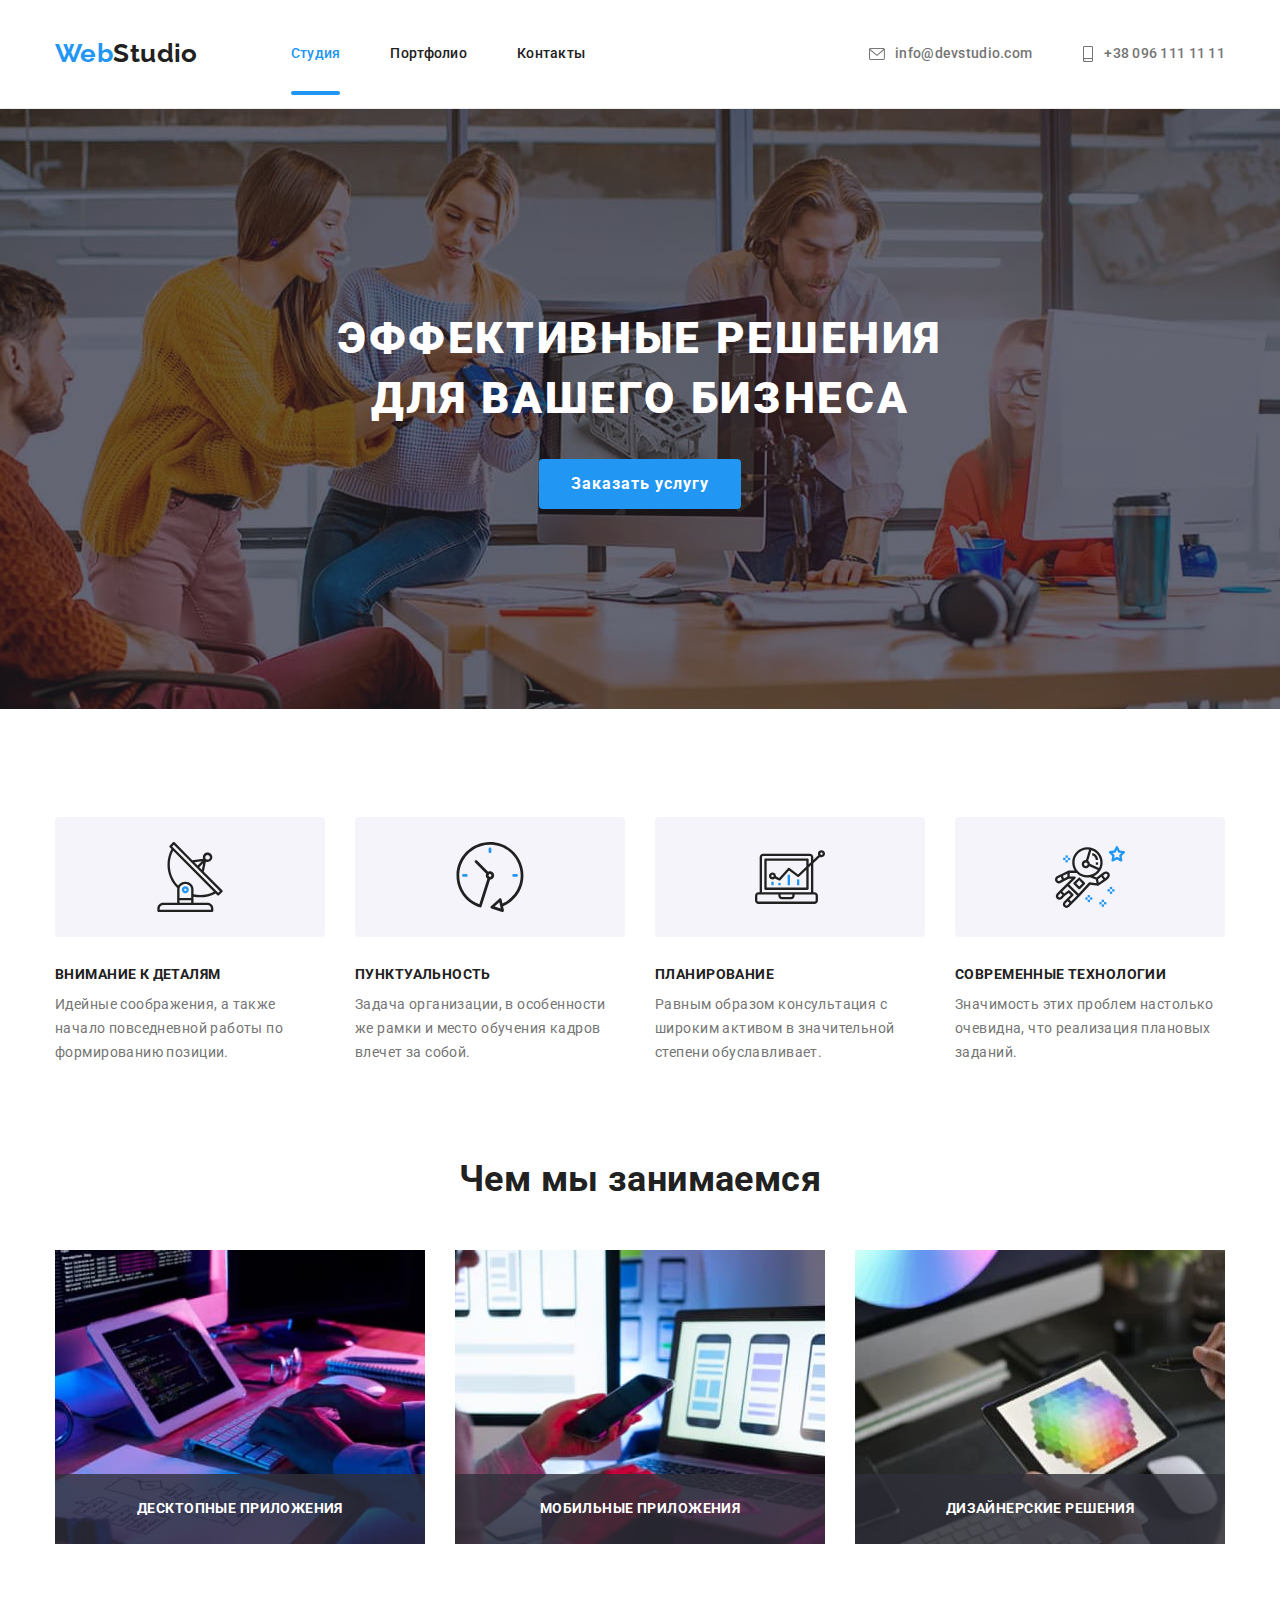
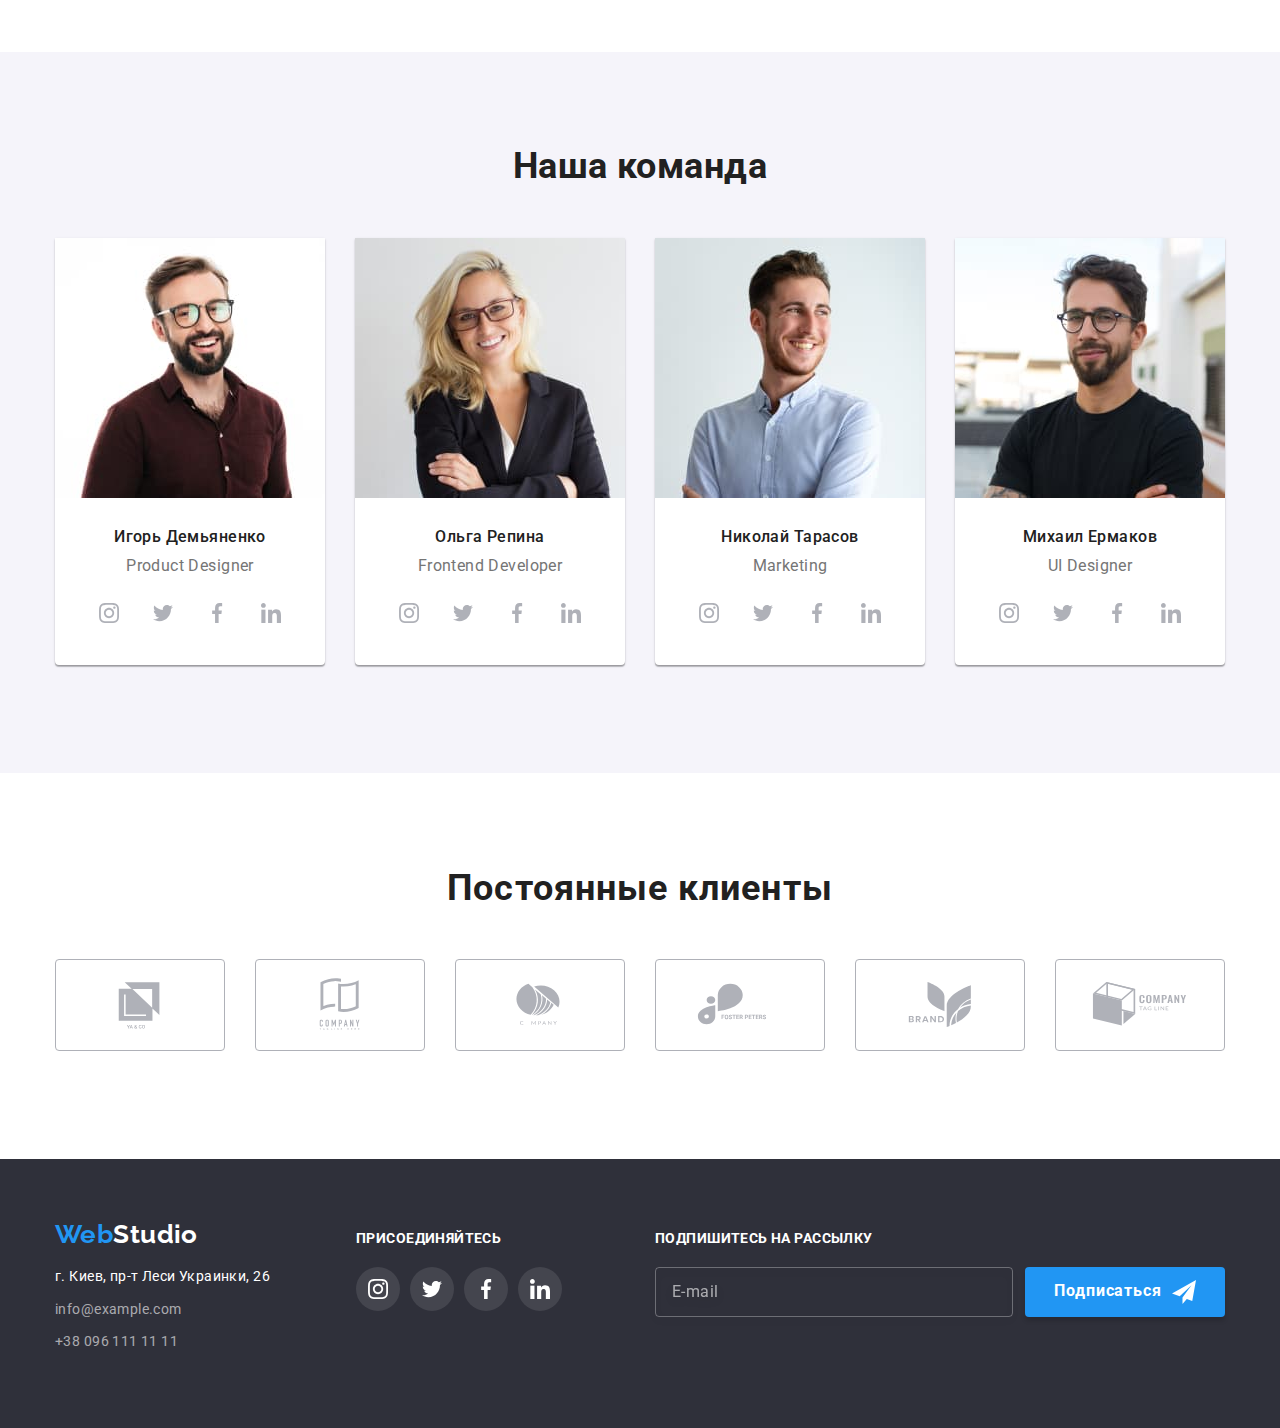
<file: index.html>
<!DOCTYPE html>
<html lang="ru">
<head>
    <meta charset="UTF-8">
    <meta http-equiv="X-UA-Compatible" content="IE=edge">
    <meta name="viewport" content="width=device-width, initial-scale=1.0">
    <title>Document</title>
    <link rel="preconnect" href="https://fonts.googleapis.com">
    <link rel="preconnect" href="https://fonts.gstatic.com" crossorigin>
    <link href="https://fonts.googleapis.com/css2?family=Raleway:wght@700&family=Roboto:wght@400;500;700;900&display=swap"
        rel="stylesheet">
    <link rel="stylesheet" href="https://cdnjs.cloudflare.com/ajax/libs/modern-normalize/1.1.0/modern-normalize.min.css">
    <link rel="stylesheet" href="./css/main.min.css">
</head>
<body>
    <!--Шапка сайта-->
    <header class="header">
        <div class="container main-nav ">
                <a href="./index.html" class="logo header-logo">
                    <span class="logo__web">Web</span>Studio
                </a>
                <nav class="header-nav">
                    <ul class="site-nav list">
                        <li class="item"><a href="" class="link current">Студия</a></li>
                        <li class="item"><a href="./portfolio.html" class="link">Портфолио</a></li>
                        <li class="item"><a href="" class="link">Контакты</a></li>
                    </ul>
                </nav>
                <ul class="call list">
                    <li class="item mail"><a class="link" href="mailto:info@devstudio.com">
                        <svg class="mail-icon">
                            <use href="./images/symbol-defs.svg#icon-mail"></use>        
                        </svg>
                        info@devstudio.com</a></li>
                    <li class="item"><a class="link" href="tel:+380961111111">
                        <svg class="tell-icon">
                            <use href="./images/symbol-defs.svg#icon-smartphone"></use>
                        </svg>
                        +38 096 111 11 11</a></li>
                </ul>      
        </div>
       
      
    </header>

    <main>
        <!-- Герой-->
        <section class="hero overlay">
            <h1 class="hero__title">Эффективные решения <br> для вашего бизнеса</h1>
            <button  type="button" class="hero__btn" data-modal-open>Заказать услугу</button>
        </section>
        <!--Преимущества-->
        <section class="section">
            <div class="container">
                <h2 class="section-title visually-hidden ">Особенности</h2>
                
                <ul class="feautere list">
                    <li class="feautere__item">
                        <div class="feautere__border">
                          <svg class="feautere__icon">
                              <use href="./images/symbol-defs.svg#icon-antenna"></use>
                          </svg>

                        </div>
                        <h3 class="feautere__title">Внимание к деталям</h3>
                        <p class="feautere__text">Идейные соображения, а также начало повседневной работы по формированию позиции.</p>
                    </li>
                    <li class="feautere__item">
                        <div class="feautere__border">
                            <svg class="feautere__icon">
                                <use href="./images/symbol-defs.svg#icon-clock"></use>
                            </svg>
                        
                        </div>
                        <h3 class="feautere__title">Пунктуальность</h3>
                        <p class="feautere__text">Задача организации, в особенности же рамки и место обучения кадров влечет за собой.</p>
                    </li>
                    <li class="feautere__item">
                        <div class="feautere__border">
                            <svg class="feautere__icon">
                                <use href="./images/symbol-defs.svg#icon-diagram"></use>
                            </svg>
                        
                        </div>
                        <h3 class="feautere__title">Планирование</h3>
                        <p class="feautere__text">Равным образом консультация с широким активом в значительной степени обуславливает.</p>
                    </li>
                    <li class="feautere__item">
                        <div class="feautere__border">
                            <svg class="feautere__icon">
                                <use href="./images/symbol-defs.svg#icon-astronaut"></use>
                            </svg>
                        
                        </div>
                        <h3 class="feautere__title">Современные технологии</h3>
                        <p class="feautere__text">Значимость этих проблем настолько очевидна, что реализация плановых заданий.</p>
                    </li>
                </ul>
            </div>
        
        
        </section>
        <!--Чем мы занимаемся-->
        <section class="section top">
           <div class="container">
                <h2 class="section-title">Чем мы занимаемся</h2>
                
                <ul class="work list">
                    <li class="work__item">
                        <div class="work__wrap">
                            <img src="./images/desktop_applications.jpg" alt="Десктопные приложения" width="370" height="294">
                            <p class="work__text">Десктопные приложения</p>
                        </div>
                    </li>
                    <li class="work__item">
                        <div class="work__wrap">
                            <img src="./images/mobile_applications.jpg" alt="Мобильные приложения" width="370" height="294">
                            <p class="work__text">Мобильные приложения</p>
                        </div>
                    </li>
                    <li class="work__item">
                        <div class="work__wrap">
                            <img src="./images/design_solutions.jpg" alt="Дизайнерские решения" width="370" height="294">
                            <p class="work__text">Дизайнерские решения</p>
                        </div>
                    </li>
                </ul>
           </div>
        
        </section>
        <!--Наша команда-->
        <section class="section bg">
           <div class="container">
                <h2 class="section-title">Наша команда</h2>
                
                <ul class="team list">
                    <li class="team__item">
                        <img  src="./images/igor_demyanenko.jpg" alt="Product Designer" width="270" height="260">
                            <div class="staff">
                                <h3 class="staff__title">Игорь Демьяненко</h3>
                                <p class="staff__text">Product Designer</p>
                                <ul class="soc list">
                                    <li class="soc__item">
                                        <a href="" class="soc__link">
                                            <svg class="soc__icon" width="20" height="20">
                                                <use href="./images/symbol-defs.svg#icon-instagram"></use>
                                            </svg>
                                        </a>
                                    </li>
                                    <li class="soc__item">
                                        <a href="" class="soc__link">
                                            <svg class="soc__icon" width="20" height="20">
                                                <use href="./images/symbol-defs.svg#icon-twitter"></use>
                                            </svg>
                                        </a>
                                    </li>
                                    <li class="soc__item">
                                        <a href="" class="soc__link">
                                            <svg class="soc__icon" width="20" height="20">
                                                <use href="./images/symbol-defs.svg#icon-facebook"></use>
                                            </svg>
                                        </a>
                                    </li>
                                    <li class="soc__item">
                                        <a href="" class="soc__link">
                                            <svg class="soc__icon" width="20" height="20">
                                                <use href="./images/symbol-defs.svg#icon-linkedin"></use>
                                            </svg>
                                        </a>
                                    </li>
                                </ul>
                            </div>
                        
                    </li>
                    <li class="team__item">
                        <img  src="./images/olga_repina.jpg" alt="Frontend Developer" width="270" height="260">
                       <div class="staff">
                            <h3 class="staff__title">Ольга Репина</h3>
                            <p class="staff__text">Frontend Developer</p>
                            <ul class="soc list">
                                <li class="soc__item">
                                    <a href="" class="soc__link">
                                        <svg class="soc__icon" width="20" height="20">
                                            <use href="./images/symbol-defs.svg#icon-instagram"></use>
                                        </svg>
                                    </a>
                                </li>
                                <li class="soc__item">
                                    <a href="" class="soc__link">
                                        <svg class="soc__icon" width="20" height="20">
                                            <use href="./images/symbol-defs.svg#icon-twitter"></use>
                                        </svg>
                                    </a>
                                </li>
                                <li class="soc__item">
                                    <a href="" class="soc__link">
                                        <svg class="soc__icon" width="20" height="20">
                                            <use href="./images/symbol-defs.svg#icon-facebook"></use>
                                        </svg>
                                    </a>
                                </li>
                                <li class="soc__item">
                                    <a href="" class="soc__link">
                                        <svg class="soc__icon" width="20" height="20">
                                            <use href="./images/symbol-defs.svg#icon-linkedin"></use>
                                        </svg>
                                    </a>
                                </li>
                            </ul>
                       </div>
                    </li>
                    <li class="team__item">
                        <img  src="./images/nikolai_tarasov.jpg" alt="Marketing" width="270" height="260">
                       <div class="staff">
                            <h3 class="staff__title">Николай Тарасов</h3>
                            <p class="staff__text">Marketing</p>
                            <ul class="soc list">
                                <li class="soc__item">
                                    <a href="" class="soc__link">
                                        <svg class="soc__icon" width="20" height="20">
                                            <use href="./images/symbol-defs.svg#icon-instagram"></use>
                                        </svg>
                                    </a>
                                </li>
                                <li class="soc__item">
                                    <a href="" class="soc__link">
                                        <svg class="soc__icon" width="20" height="20">
                                            <use href="./images/symbol-defs.svg#icon-twitter"></use>
                                        </svg>
                                    </a>
                                </li>
                                <li class="soc__item">
                                    <a href="" class="soc__link">
                                        <svg class="soc__icon" width="20" height="20">
                                            <use href="./images/symbol-defs.svg#icon-facebook"></use>
                                        </svg>
                                    </a>
                                </li>
                                <li class="soc__item">
                                    <a href="" class="soc__link">
                                        <svg class="soc__icon" width="20" height="20">
                                            <use href="./images/symbol-defs.svg#icon-linkedin"></use>
                                        </svg>
                                    </a>
                                </li>
                            </ul>
                       </div>
                    </li>
                    <li class="team__item">
                        <img src="./images/mikhail_ermakov.jpg" alt="UI Designer" width="270" height="260">
                       <div class="staff">
                            <h3 class="staff__title">Михаил Ермаков</h3>
                            <p class="staff__text">UI Designer</p>
                            <ul class="soc list">
                                <li class="soc__item">
                                    <a href="" class="soc__link">
                                        <svg class="soc__icon" width="20" height="20">
                                            <use href="./images/symbol-defs.svg#icon-instagram"></use>
                                        </svg>
                                    </a>
                                </li>
                                <li class="soc__item">
                                    <a href="" class="soc__link">
                                        <svg class="soc__icon" width="20" height="20">
                                            <use href="./images/symbol-defs.svg#icon-twitter"></use>
                                        </svg>
                                    </a>
                                </li>
                                <li class="soc__item">
                                    <a href="" class="soc__link">
                                        <svg class="soc__icon" width="20" height="20">
                                            <use href="./images/symbol-defs.svg#icon-facebook"></use>
                                        </svg>
                                    </a>
                                </li>
                                <li class="soc__item">
                                    <a href="" class="soc__link">
                                        <svg class="soc__icon" width="20" height="20">
                                            <use href="./images/symbol-defs.svg#icon-linkedin"></use>
                                        </svg>
                                    </a>
                                </li>
                            </ul>
                       </div>
                    </li>
                </ul>
           </div>
        </section>
        <!--clients-->
        <section class="section">
            <div class="container">
                <h2 class="clients-section-title">Постоянные клиенты</h2>

                <ul class="clients list">
                    <li class="clients__item">
                        <a href="" class="clients__link">
                            <svg class="clients__icon" width="106" height="60">
                                <use href="./images/symbol-defs.svg#icon-client1"></use>
                            </svg>
                        </a>
                    </li>
                    <li class="clients__item">
                        <a href="" class="clients__link">
                            <svg class="clients__icon" width="106" height="60">
                                <use href="./images/symbol-defs.svg#icon-client2"></use>
                            </svg>
                        </a>
                    </li>
                    <li class="clients__item">
                        <a href="" class="clients__link">
                            <svg class="clients__icon" width="106" height="60">
                                <use href="./images/symbol-defs.svg#icon-client3"></use>
                            </svg>
                        </a>
                    </li>
                    <li class="clients__item">
                        <a href="" class="clients__link">
                            <svg class="clients__icon" width="106" height="60">
                                <use href="./images/symbol-defs.svg#icon-client4"></use>
                            </svg>
                        </a>
                    </li>
                    <li class="clients__item">
                        <a href="" class="clients__link">
                            <svg class="clients__icon" width="106" height="60">
                                <use href="./images/symbol-defs.svg#icon-client5"></use>
                            </svg>
                        </a>
                    </li>
                    <li class="clients__item">
                        <a href="" class="clients__link">
                            <svg class="clients__icon" width="106" height="60">
                                <use href="./images/symbol-defs.svg#icon-client6"></use>
                            </svg>
                        </a>
                    </li>
                </ul>
            </div>

        </section>
       
    </main>
    
    <!--Футер-->
    <footer class="footer">
       <div class="footer__container ">
            <div class="footer-container__address">
                <a href="./index.html" class="logo footer-logo">
                    <span class="logo__web">Web</span>Studio
                </a>
                
                <address class="contact-address">
                
                    <ul class="contact-list list">
                        <li class="contact-list__item"><a class="contact-list__link adress">г. Киев, пр-т Леси Украинки, 26</a></li>
                        <li class="contact-list__item"><a class="contact-list__link" href="mailto:info@example.com">info@example.com</a></li>
                        <li class="contact-list__item"><a class="contact-list__link" href="tel:+380961111111">+38 096 111 11 11</a></li> 
                    </ul>
                </address>
            </div>
            <div class="footer-soc-wrap">
                <h2 class="footer-soc-wrap__text">
                    присоединяйтесь
                </h2>
                <ul class="soc list">
                    <li class="soc__item">
                        <a href="" class="soc__link footer-soc-link">
                            <svg class="soc__icon footer-soc-icon" width="20" height="20">
                                <use href="./images/symbol-defs.svg#icon-instagram"></use>
                            </svg>
                        </a>
                    </li>
                    <li class="soc__item">
                        <a href="" class="soc__link footer-soc-link">
                            <svg class="soc__icon footer-soc-icon" width="20" height="20">
                                <use href="./images/symbol-defs.svg#icon-twitter"></use>
                            </svg>
                        </a>
                    </li>
                    <li class="soc__item">
                        <a href="" class="soc__link footer-soc-link">
                            <svg class="soc__icon footer-soc-icon" width="20" height="20">
                                <use href="./images/symbol-defs.svg#icon-facebook"></use>
                            </svg>
                        </a>
                    </li>
                    <li class="soc__item">
                        <a href="" class="soc__link footer-soc-link">
                            <svg class="soc__icon footer-soc-icon" width="20" height="20">
                                <use href="./images/symbol-defs.svg#icon-linkedin"></use>
                            </svg>
                        </a>
                    </li>
                </ul>
            </div>
            <form class="subscription">
                <label for="mail"  class="subscription__label">Подпишитесь на рассылку</label>
                <div class="subscription__form">
                    <input type="email" class="subscription__input" id="mail" name="sub" placeholder="E-mail">
                    <button type="submit" class="subscription__btn">
                        <span class="subscription__btn-text">Подписаться</span>
                        <svg class="subscription__btn-icon" width="24" height="24">
                            <use href="./images/symbol-defs.svg#icon-icon-send"></use>
                        </svg>
                    </button>
                </div>
            </form>
       </div>
    </footer>
    <div class="backdrop is-hidden" data-modal>
       <div class="modal">
        <button type="button" class="modal-close-btn" data-modal-close>
            <svg class="close-icon" width="18" height="18">
                <use href="./images/symbol-defs.svg#icon-close-black-18dp-2-1-1"></use>
            </svg>
        </button>
        <p class="modal-text">Оставьте свои данные, мы вам перезвоним</p>
        <form>
            <div class="modal-field">
                <label for="user-name" class="modal-label">Имя</label>
                    <input type="text" class="modal-input" id="user-name" name="user-name">
                    <span class="modal-icon">
                        <svg width="18" height="18">
                            <use href="./images/symbol-defs.svg#icon-person-black-18dp-1"></use>
                        </svg>
                    </span>
            </div>
            <div class="modal-field">
                <label for="user-tel" class="modal-label">Телефон</label>
                    <input type="tel" class="modal-input" id="user-tel" name="user-tel">
                    <span class="modal-icon">
                        <svg width="18" height="18">
                            <use href="./images/symbol-defs.svg#icon-phone-black-18dp-1"></use>
                        </svg>
                    </span>
            </div>
            <div class="modal-field">
                <label for="user-mail" class="modal-label">Почта</label>
                    <input type="email" class="modal-input" id="user-mail" name="user-mail">
                    <span class="modal-icon">
                        <svg width="18" height="18">
                            <use href="./images/symbol-defs.svg#icon-email-black-18dp-1"></use>
                        </svg>
                    </span>
            </div>
            <div class="modal-field">
                <label for="coment" class="modal-label">Комментарий</label>
                    <textarea name="user-text" id="coment" class="modal-coment" placeholder="Введите текст"></textarea>
            </div>
           
                <label for="privacy" class="check-label">
                    <input type="checkbox" name="privacy" id="privacy" class="input-check visually-hidden ">
                    <span class="chech-border" >
                        <svg class="check-icon"   width="11" height="8">
                            <use href="./images/symbol-defs.svg#icon-icon-check-2-1"></use>
                        </svg>
                    </span>
                     Соглашаюсь с рассылкой и принимаю 
                  <a class="modal-agreement" href="#"> Условия договора</a>  
                </label>
               
          
            <button type="submit" class="modal-btn">Отправить</button>
        </form>
       </div> 
    </div>
    <script src="./js/modal.js"></script>
</body>
</html>
</file>
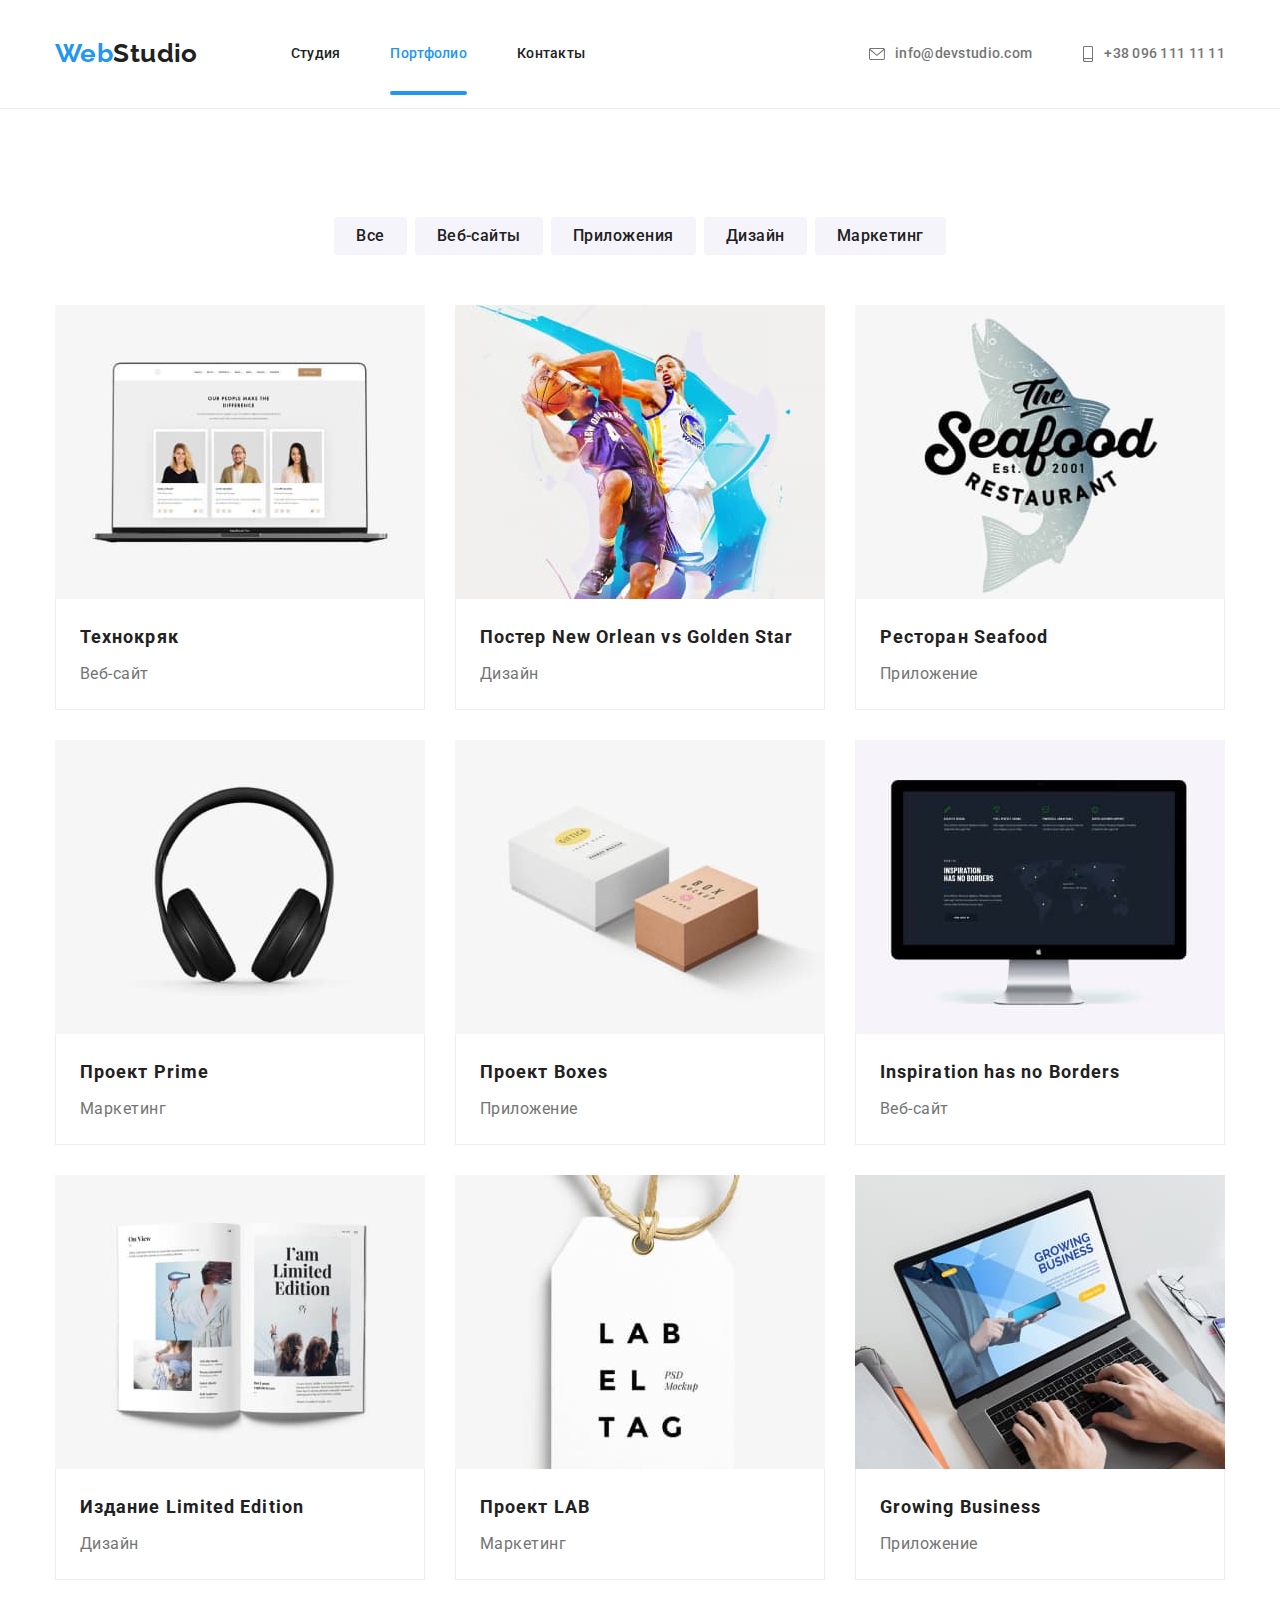
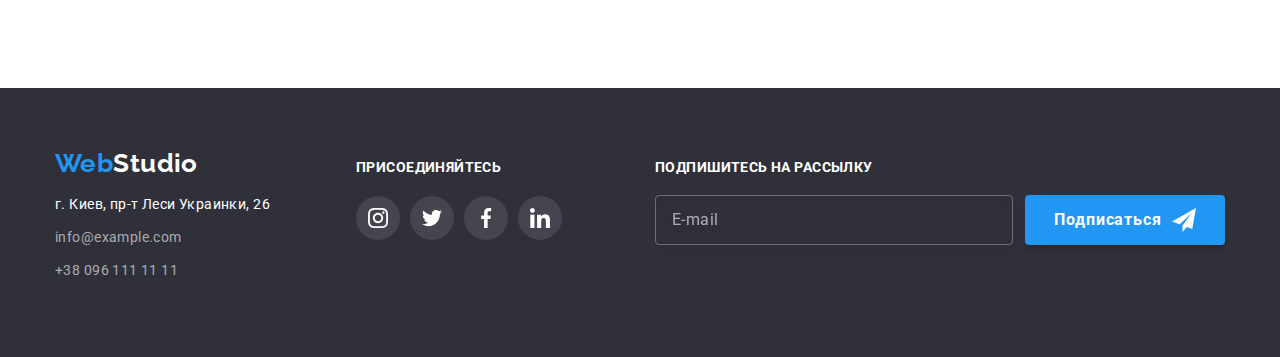
<file: portfolio.html>
<!DOCTYPE html>
<html lang="ru">

<head>
    <meta charset="UTF-8">
    <meta http-equiv="X-UA-Compatible" content="IE=edge">
    <meta name="viewport" content="width=device-width, initial-scale=1.0">
    <title>Document</title>
    <link rel="preconnect" href="https://fonts.googleapis.com">
    <link rel="preconnect" href="https://fonts.gstatic.com" crossorigin>
    <link href="https://fonts.googleapis.com/css2?family=Raleway:wght@700&family=Roboto:wght@400;500;700;900&display=swap"
        rel="stylesheet">
        <link rel="stylesheet" href="https://cdnjs.cloudflare.com/ajax/libs/modern-normalize/1.1.0/modern-normalize.min.css">
    <link rel="stylesheet" href="./css/main.min.css">
</head>

<body>
    <!--Шапка сайта-->
    <header class="header">
        <div class="container main-nav">
            <a href="./index.html" class="logo header-logo">
                <span class="logo__web">Web</span>Studio
            </a>
                <nav class="header-nav">
                    <ul class="site-nav list">
                        <li class="item"><a href="./index.html" class="link">Студия</a></li>
                        <li class="item"><a href="" class="link current">Портфолио</a></li>
                        <li class="item"><a href="" class="link">Контакты</a></li>
                    </ul>
                </nav>
                <ul class="call list">
                    <li class="item mail"><a class="link" href="mailto:info@devstudio.com">
                        <svg class="mail-icon">
                            <use href="./images/symbol-defs.svg#icon-mail"></use>        
                        </svg>
                        info@devstudio.com</a></li>
                    <li class="item"><a class="link" href="tel:+380961111111">
                        <svg class="tell-icon">
                            <use href="./images/symbol-defs.svg#icon-smartphone"></use>
                        </svg>
                        +38 096 111 11 11</a></li>
                </ul>      
        </div>
    </header>

   <main>
      <!--Портфолио-->
       <section class="section">
            
            <h1 class="visually-hidden">Портфолио</h1>
            <!--Фильтр-->
            <div class="container">
                <ul class=" filter list">
                    <li class="filter__item"><button class="filter__btn" type="button">Все</button></li>
                    <li class="filter__item"><button class="filter__btn" type="button">Веб-сайты</button></li>
                    <li class="filter__item"><button class="filter__btn" type="button">Приложения</button></li>
                    <li class="filter__item"><button class="filter__btn" type="button">Дизайн</button></li>
                    <li class="filter__item"><button class="filter__btn" type="button">Маркетинг</button></li>
                </ul>
            

                     <!--project-->
           
                <ul class="project list">
                    <li class="project__item"> 
                        <a class="project__link">
                        <div class="project__top-wrap">
                            <img src="./images/tehnokryak.jpg" alt="Технокряк" width="370" height="294">
                            <p class="project__top-text">Ресурс предлагает комплексные предложения с разным уровнем функционала и сервисов. Все это позволит посетителю получить исчерпывающие сведения о компании или частном лице.</p>
                        </div>
                        <div class="port">
                            <h2 class="port__title">Технокряк</h2>
                            <p class="port__text">Веб-сайт</p>
                        </div>
                        </a>
                    </li>

                    
                        <li class="project__item"> 
                            <a class="project__link">
                            <div class="project__top-wrap">
                                   <img src="./images/poster_new_orleans_vs_olden_star.jpg" alt="Постер New Orlean vs Golden Star" width="370" height="294">
                                    <p class="project__top-text">Ресурс предлагает комплексные предложения с разным уровнем функционала и сервисов. Все это позволит посетителю получить исчерпывающие сведения о компании или частном лице.</p>
                            </div>
                            <div class="port">
                                <h2 class="port__title">Постер New Orlean vs Golden Star</h2>
                                <p class="port__text">Дизайн</p>
                           </div>
                            </a>
                        </li>
                        <li class="project__item"> 
                            <a class="project__link">
                            <div class="project__top-wrap">
                                    <img src="./images/seafood_restaurant.jpg" alt="Ресторан Seafood" width="370" height="294">
                                    <p class="project__top-text">Ресурс предлагает комплексные предложения с разным уровнем функционала и сервисов. Все это позволит посетителю получить исчерпывающие сведения о компании или частном лице.</p>
                            </div>
                            <div class="port">
                                <h2 class="port__title">Ресторан Seafood</h2>
                                <p class="port__text">Приложение</p>
                            </div>
                            </a>
                        </li>
                        <li class="project__item"> 
                            <a class="project__link">
                                <div class="project__top-wrap">
                                    <img src="./images/prime_project.jpg" alt="Проект Prime" width="370" height="294">
                                    <p class="project__top-text">Ресурс предлагает комплексные предложения с разным уровнем функционала и сервисов. Все это позволит посетителю получить исчерпывающие сведения о компании или частном лице.</p>
                                </div>
                            <div class="port">
                                <h2 class="port__title">Проект Prime</h2>
                                <p class="port__text">Маркетинг</p>
                            </div>
                            </a>
                        </li>
                        <li class="project__item"> 
                            <a class="project__link">
                                <div class="project__top-wrap">
                                    <img src="./images/boxes_project.jpg" alt="Проект Boxes" width="370" height="294">
                                    <p class="project__top-text">Ресурс предлагает комплексные предложения с разным уровнем функционала и сервисов. Все это позволит посетителю получить исчерпывающие сведения о компании или частном лице.</p>
                                </div>
                            <div class="port">
                                <h2 class="port__title">Проект Boxes</h2>
                                <p class="port__text">Приложение</p>
                           </div>
                            </a>
                        </li>
                        <li class="project__item"> 
                            <a class="project__link">
                                <div class="project__top-wrap">
                                    <img src="./images/inspiration_has_no_borders.jpg" alt="Inspiration has no Borders" width="370" height="294">
                                    <p class="project__top-text">Ресурс предлагает комплексные предложения с разным уровнем функционала и сервисов. Все это позволит посетителю получить исчерпывающие сведения о компании или частном лице.</p>
                                </div>
                            <div class="port">
                                <h2 class="port__title">Inspiration has no Borders</h2>
                                <p class="port__text">Веб-сайт</p>
                           </div>
                            </a>
                        </li>
                        <li class="project__item"> 
                            <a class="project__link">
                                <div class="project__top-wrap">
                                    <img src="./images/limited_edition.jpg" alt="Издание Limited Edition" width="370" height="294">
                                    <p class="project__top-text">Ресурс предлагает комплексные предложения с разным уровнем функционала и сервисов. Все это позволит посетителю получить исчерпывающие сведения о компании или частном лице.</p>
                                </div>
                            <div class="port">
                                <h2 class="port__title">Издание Limited Edition</h2>
                                <p class="port__text">Дизайн</p>
                           </div>
                            </a>
                        </li>
                        <li class="project__item"> 
                            <a class="project__link">
                                <div class="project__top-wrap">
                                    <img src="./images/lab_project.jpg" alt="Проект LAB" width="370" height="294">
                                    <p class="project__top-text">Ресурс предлагает комплексные предложения с разным уровнем функционала и сервисов. Все это позволит посетителю получить исчерпывающие сведения о компании или частном лице.</p>
                                </div>
                            <div class="port">
                                <h2 class="port__title">Проект LAB</h2>
                                <p class="port__text">Маркетинг</p>
                           </div>
                            </a>
                        </li>
                        <li class="project__item"> 
                            <a class="project__link">
                                <div class="project__top-wrap">
                                    <img src="./images/groving_business.jpg" alt="Growing Business" width="370" height="294">
                                    <p class="project__top-text">Ресурс предлагает комплексные предложения с разным уровнем функционала и сервисов. Все это позволит посетителю получить исчерпывающие сведения о компании или частном лице.</p>
                                </div>
                            <div class="port">
                                <h2 class="port__title">Growing Business</h2>
                                <p class="port__text">Приложение</p>
                            </div>
                            </a>
                        </li>
                </ul>
            </div>
       </section>
      
   </main>

    <!--Футер-->
    <footer class="footer">
        <div class="footer__container ">
             <div class="footer-container__address">
                 <a href="./index.html" class="logo footer-logo">
                     <span class="logo__web">Web</span>Studio
                 </a>
                 
                 <address class="contact-address">
                 
                     <ul class="contact-list list">
                         <li class="contact-list__item"><a class="contact-list__link adress">г. Киев, пр-т Леси Украинки, 26</a></li>
                         <li class="contact-list__item"><a class="contact-list__link" href="mailto:info@example.com">info@example.com</a></li>
                         <li class="contact-list__item"><a class="contact-list__link" href="tel:+380961111111">+38 096 111 11 11</a></li> 
                     </ul>
                 </address>
             </div>
             <div class="footer-soc-wrap">
                 <h2 class="footer-soc-wrap__text">
                     присоединяйтесь
                 </h2>
                 <ul class="soc list">
                     <li class="soc__item">
                         <a href="" class="soc__link footer-soc-link">
                             <svg class="soc__icon footer-soc-icon" width="20" height="20">
                                 <use href="./images/symbol-defs.svg#icon-instagram"></use>
                             </svg>
                         </a>
                     </li>
                     <li class="soc__item">
                         <a href="" class="soc__link footer-soc-link">
                             <svg class="soc__icon footer-soc-icon" width="20" height="20">
                                 <use href="./images/symbol-defs.svg#icon-twitter"></use>
                             </svg>
                         </a>
                     </li>
                     <li class="soc__item">
                         <a href="" class="soc__link footer-soc-link">
                             <svg class="soc__icon footer-soc-icon" width="20" height="20">
                                 <use href="./images/symbol-defs.svg#icon-facebook"></use>
                             </svg>
                         </a>
                     </li>
                     <li class="soc__item">
                         <a href="" class="soc__link footer-soc-link">
                             <svg class="soc__icon footer-soc-icon" width="20" height="20">
                                 <use href="./images/symbol-defs.svg#icon-linkedin"></use>
                             </svg>
                         </a>
                     </li>
                 </ul>
             </div>
             <form class="subscription">
                 <label for="mail"  class="subscription__label">Подпишитесь на рассылку</label>
                 <div class="subscription__form">
                     <input type="email" class="subscription__input" id="mail" name="sub" placeholder="E-mail">
                     <button type="submit" class="subscription__btn">
                         <span class="subscription__btn-text">Подписаться</span>
                         <svg class="subscription__btn-icon" width="24" height="24">
                             <use href="./images/symbol-defs.svg#icon-icon-send"></use>
                         </svg>
                     </button>
                 </div>
             </form>
        </div>
     </footer>

</body>

</html>
</file>
<file: css/main.min.css>
:root{--primary-text-color: #757575;--title-text-color: #212121;--accent-color: #2196F3;--primary-white-color: #FFFFFF;--footer-link: rgba(255, 255, 255, 0.6);--background-color: #2F303A;--secondary-bg-color: #F5F4FA;--icon-color: #AFB1B8;--color-clients: #E5E5E5;--footer-icon-soc-color: rgba(255, 255, 255, 0.1)}body{background-color:var(--primary-white-color);color:var(--primary-text-color);font-family:Roboto,sans-serif;letter-spacing:.03em;font-size:14px}h1,h2,h3,p{margin:0}img{display:block;max-width:100%;height:auto}.visually-hidden{position:absolute;width:1px;height:1px;margin:-1px;border:0;padding:0;white-space:nowrap;clip-path:inset(100%);clip:rect(0 0 0 0);overflow:hidden}.list{list-style:none;padding:0}.container{margin:0 auto;padding:0 15px;width:1200px}.section-title{color:var(--title-text-color);font-weight:700;font-size:36px;line-height:1.16;text-align:center;margin-bottom:50px}.section{padding-top:94px;padding-bottom:94px}.logo{font-family:Raleway,sans-serif;font-weight:700;font-size:26px;line-height:1.2;text-decoration:none}.logo__web{color:var(--accent-color)}.soc{display:flex;justify-content:center}.soc__item{width:44px;height:44px;margin-right:10px}.soc__item:last-child{margin-right:0px}.soc__link{display:flex;width:100%;height:100%;background-color:var(--primary-white-color);border-radius:50%;justify-content:center;align-items:center;color:var(--icon-color);transition:color 250ms cubic-bezier(0.4, 0, 0.2, 1),background-color 250ms cubic-bezier(0.4, 0, 0.2, 1)}.soc__link:hover,.soc__link:focus{background-color:var(--accent-color);color:var(--primary-white-color)}.soc__icon{fill:currentColor}.footer-soc-wrap{margin-left:70px}.footer-soc-wrap__text{font-family:"Roboto";font-style:normal;font-weight:700;font-size:14px;line-height:1.14;letter-spacing:.03em;text-transform:uppercase;color:var(--primary-white-color);margin-bottom:20px}.footer-soc-link{background-color:var(--footer-icon-soc-color);color:var(--primary-white-color)}.footer-soc-icon{fill:currentColor}.subscription{margin-left:93px}.subscription__label{display:block;font-family:"Roboto";font-style:normal;font-weight:700;font-size:14px;line-height:1.15;letter-spacing:.03em;text-transform:uppercase;color:var(--primary-white-color);margin-bottom:20px}.subscription__form{display:flex}.subscription__btn-text{font-family:"Roboto";font-style:normal;font-weight:700;font-size:16px;line-height:1.88;margin-right:10px;display:flex;align-items:center;text-align:center;letter-spacing:.06em;color:var(--primary-white-color)}.subscription__input{border:1px solid rgba(255,255,255,.3);filter:drop-shadow(0px 4px 4px rgba(0, 0, 0, 0.15));color:rgba(255,255,255,.6);border-radius:4px;background-color:inherit;width:358px;height:50px;padding-left:16px;align-items:center;cursor:pointer;outline:none}.subscription__input::placeholder{font-family:"Roboto";font-style:normal;font-weight:400;font-size:16px;line-height:1.25;letter-spacing:.03em;color:rgba(255,255,255,.6)}.subscription__btn{background-color:var(--accent-color);box-shadow:0px 4px 4px rgba(0,0,0,.15);border-radius:4px;border:none;display:flex;align-items:center;text-align:center;justify-content:center;width:200px;height:50px;margin-left:12px;transition:background-color 250ms cubic-bezier(0.4, 0, 0.2, 1);cursor:pointer}.subscription__btn:hover{background-color:#188ce8}.subscription__btn-icon{fill:var(--primary-white-color)}.filter{display:flex;margin-bottom:50px;justify-content:center}.filter__item:not(:last-child){margin-right:8px}.filter__btn{padding:6px 22px;border-radius:4px;border:none;color:var(--title-text-color);background-color:var(--secondary-bg-color);font-weight:500;font-size:16px;line-height:1.62;font-family:inherit;text-align:center;letter-spacing:.03em;cursor:pointer;transition:color 250ms cubic-bezier(0.4, 0, 0.2, 1),background-color 250ms cubic-bezier(0.4, 0, 0.2, 1),box-shadow 250ms cubic-bezier(0.4, 0, 0.2, 1)}.filter__btn:hover,.filter__btn:focus{box-shadow:0px 3px 1px rgba(0,0,0,.1),0px 1px 2px rgba(0,0,0,.08),0px 2px 2px rgba(0,0,0,.12);background-color:var(--accent-color);color:var(--primary-white-color)}.backdrop{width:100%;height:100%;background-color:rgba(0,0,0,.2);position:fixed;top:0;opacity:1;transition:opacity 250ms cubic-bezier(0.4, 0, 0.2, 1),visibility 250ms cubic-bezier(0.4, 0, 0.2, 1)}.modal{position:absolute;min-height:581px;width:528px;top:50%;left:50%;transform:translate(-50%, -50%);border-radius:4px;background-color:var(--primary-white-color);box-shadow:0px 1px 3px rgba(0,0,0,.12),0px 1px 1px rgba(0,0,0,.14),0px 2px 1px rgba(0,0,0,.2);transform:translate(-50%, -50%) scale(1);transition:transform 250ms cubic-bezier(0.4, 0, 0.2, 1);padding:40px}.backdrop.is-hidden .modal{transform:translate(-50%, -50%) scale(1.1)}.modal-close-btn{width:30px;height:30px;border-radius:50%;background-color:var(--primary-white-color);border:1px solid rgba(0,0,0,.1);position:absolute;top:8px;right:8px;display:flex;justify-content:center;align-items:center;cursor:pointer}.is-hidden{visibility:hidden;opacity:0;pointer-events:none}.modal-text{font-family:"Roboto";font-style:normal;font-weight:700;font-size:20px;line-height:1.15;text-align:center;letter-spacing:.03em;color:#212121;margin-bottom:12px}.modal-field{margin-bottom:10px;position:relative}.modal-icon{position:absolute;top:50%;left:12px;fill:var(--title-text-color);transition:fill 250ms cubic-bezier(0.4, 0, 0.2, 1)}.modal-input:focus+.modal-icon{fill:var(--accent-color)}.modal-input{width:100%;border:1px solid rgba(33,33,33,.2);border-radius:4px;height:40px;padding-top:12px;padding-bottom:12px;padding-left:42px;padding-right:12px;outline:none;transition:border-color 250ms cubic-bezier(0.4, 0, 0.2, 1)}.modal-input:focus{border-color:var(--accent-color)}.modal-label{font-family:"Roboto";font-style:normal;font-weight:400;font-size:12px;line-height:1.67;margin-bottom:4px;letter-spacing:.01em;color:var(--primary-text-color)}.modal-coment{width:100%;height:120px;border:1px solid rgba(33,33,33,.2);border-radius:4px;resize:none;padding:12px 16px;outline:none;transition:border-color 250ms cubic-bezier(0.4, 0, 0.2, 1)}.modal-coment:focus{border-color:var(--accent-color)}.modal-coment::placeholder{font-family:"Roboto";font-style:normal;font-weight:400;font-size:12px;line-height:1.67;letter-spacing:.01em;color:rgba(117,117,117,.5)}.modal-btn{background:var(--accent-color);box-shadow:0px 4px 4px rgba(0,0,0,.15);border-radius:4px;width:200px;height:50px;font-family:"Roboto";font-style:normal;font-weight:700;font-size:16px;line-height:1.88;padding:10px 55px;border:none;margin-top:30px;margin-left:auto;margin-right:auto;cursor:pointer;display:flex;align-items:center;text-align:center;letter-spacing:.06em;color:var(--primary-white-color);transition:background-color 250ms cubic-bezier(0.4, 0, 0.2, 1)}.modal-btn:hover{background-color:#188ce8}.check-label{font-family:"Roboto";font-style:normal;font-weight:400;font-size:14px;line-height:1.71;letter-spacing:.03em;color:var(--primary-text-color);cursor:pointer;display:flex;justify-content:center;align-items:center}.chech-border{width:16px;height:15px;border:2px solid var(--title-text-color);border-radius:2px;margin-right:7px;display:flex;align-items:center;justify-content:center}.input-check:checked+.chech-border{background-color:var(--accent-color);border:none}.input-check:checked+.chech-border .check-icon{fill:var(--primary-white-color)}.check-icon{fill:rgba(0,0,0,0)}.modal-agreement{font-family:"Roboto";font-style:normal;font-weight:400;font-size:14px;line-height:1.71;letter-spacing:.03em;text-decoration-line:underline;color:var(--accent-color)}.header-logo{color:var(--title-text-color)}.header{border-bottom:1px solid #ececec}.header-nav{display:flex}.overlay{max-width:1600px;height:600px;margin:0px auto;background-image:linear-gradient(to right, rgba(47, 48, 58, 0.4), rgba(47, 48, 58, 0.4)),url(../images/hero-img.jpg);background-repeat:no-repeat;background-size:cover;background-position:center}.main-nav{display:flex;align-items:center}.site-nav{display:flex;margin-left:93px}.site-nav .item:not(:last-child){margin-right:50px}.site-nav .link:hover,.site-nav .link:focus{color:var(--accent-color)}.site-nav .link{display:block;padding-top:32px;padding-bottom:32px;color:var(--title-text-color);font-weight:500;line-height:1.14;letter-spacing:.02em;text-decoration:none;position:relative;transition:color 250ms cubic-bezier(0.4, 0, 0.2, 1)}.site-nav .current{color:var(--accent-color)}.current::after{content:"";display:block;position:absolute;width:100%;height:4px;border-radius:2px;background-color:var(--accent-color);bottom:-1px}.mail-icon{width:16px;height:12px;margin-right:10px;fill:currentColor}.tell-icon{width:12px;height:16px;margin-right:10px;fill:currentColor}.call{display:flex;margin-left:auto}.call .item:not(:last-child){margin-right:50px}.call .link{display:flex;color:var(--primary-text-color);font-weight:500;line-height:1.14;letter-spacing:.02em;text-decoration:none;align-items:center;transition:color 250ms cubic-bezier(0.4, 0, 0.2, 1)}.call .link:hover,.call .link:focus{color:var(--accent-color)}.hero{padding:200px 0;background-color:var(--background-color);text-align:center}.hero__title{color:var(--primary-white-color);font-weight:900;font-size:44px;line-height:1.36;letter-spacing:.06em;text-transform:uppercase;margin-bottom:30px}.hero__btn{display:inline-block;padding:10px 32px;min-width:200px;height:50px;background-color:var(--accent-color);color:var(--primary-white-color);font-weight:700;font-size:16px;line-height:1.88;align-items:center;text-align:center;letter-spacing:.06em;font-family:inherit;border-radius:4px;border:none;cursor:pointer}.feautere{display:flex;margin-left:-30px;margin-bottom:-30px}.feautere__border{display:flex;justify-content:center;align-items:center;height:120px;background-color:var(--secondary-bg-color);margin-bottom:30px;border-radius:4px}.feautere__icon{display:flex;align-items:center;width:70px;height:70px}.feautere__item{width:270px;margin-left:30px;margin-bottom:30px}.feautere__title{color:var(--title-text-color);font-weight:700;line-height:1.14;text-transform:uppercase;font-size:14px;margin-bottom:10px}.feautere__text{line-height:1.71}.top{padding-top:0px}.work{display:flex}.work__item:not(:last-child){margin-right:30px}.work__wrap{position:relative}.work__text{position:absolute;bottom:0;left:0;display:flex;justify-content:center;align-items:center;font-family:"Roboto";font-style:normal;font-weight:700;font-size:14px;line-height:1.14;text-align:center;letter-spacing:.03em;text-transform:uppercase;height:70px;width:100%;color:#fff;background-color:rgba(47,48,58,.8)}.bg{background-color:var(--secondary-bg-color)}.team{display:flex;margin-left:-30px}.team__item{background-color:var(--primary-white-color);width:270px;margin-left:30px;box-shadow:0px 1px 3px rgba(0,0,0,.12),0px 1px 1px rgba(0,0,0,.14),0px 2px 1px rgba(0,0,0,.2);border-radius:0px 0px 4px 4px}.staff{padding:30px 0px}.staff__title{color:var(--title-text-color);font-weight:500;font-size:16px;line-height:1.16;margin-bottom:10px;text-align:center}.staff__text{font-size:16px;line-height:1.16;text-align:center;margin-bottom:16px}.clients-section-title{font-family:"Roboto";font-style:normal;font-weight:700;font-size:36px;line-height:1.17;text-align:center;letter-spacing:.03em;color:var(--title-text-color);margin-bottom:50px}.clients{display:flex;justify-content:center}.clients__item{width:170px;height:92px;margin-right:30px}.clients__item:last-child{margin-right:0px}.clients__link{display:flex;justify-content:center;align-items:center;width:100%;height:100%;border:1px solid var(--icon-color);border-radius:4px;color:var(--icon-color);transition:color 250ms cubic-bezier(0.4, 0, 0.2, 1)}.clients__link:hover,.clients__link:focus{border-color:var(--accent-color);color:var(--accent-color)}.clients__icon{fill:currentColor}.footer{background-color:var(--background-color);padding-top:60px;padding-bottom:60px}.footer__container{display:flex;align-items:baseline;margin:0 auto;padding:0 15px;width:1200px}.footer-container__address{display:block;width:231px}.footer-logo{color:var(--primary-white-color)}.contact-list__link{color:var(--footer-link);line-height:1.71;text-decoration:none;font-style:normal;transition:color 250ms cubic-bezier(0.4, 0, 0.2, 1)}.contact-list__link:hover,.contact-list__link:focus{color:var(--accent-color)}.contact-list__item:not(:last-child){margin-bottom:9px}.adress{margin-top:20px;color:var(--primary-white-color);line-height:1.71;font-weight:400;text-decoration:none;font-style:normal;width:231px;cursor:pointer;transition:color 250ms cubic-bezier(0.4, 0, 0.2, 1)}.adress:hover,.adress:focus{color:var(--accent-color)}.project{display:flex;flex-wrap:wrap}.project__top-wrap{position:relative;overflow:hidden}.project__item{width:370px;margin-right:30px;margin-bottom:30px;cursor:pointer}.project__item:nth-last-child(-n+3){margin-bottom:0}.project__item:nth-child(3n){margin-right:0}.project__top-text{position:absolute;top:0;font-family:"Roboto";font-style:normal;font-weight:400;font-size:18px;line-height:1.56;padding:63px 24px;height:100%;letter-spacing:.03em;background-color:rgba(33,150,243,.9);color:var(--primary-white-color);transform:translateY(101%);transition:transform 250ms cubic-bezier(0.4, 0, 0.2, 1)}.project__item:hover .project__top-text{transform:translateY(0)}.project__link{display:block;transition:box-shadow 250ms cubic-bezier(0.4, 0, 0.2, 1)}.project__link:hover,.project__link:focus{box-shadow:0px 1px 1px rgba(0,0,0,.12),0px 4px 4px rgba(0,0,0,.06),1px 4px 6px rgba(0,0,0,.16)}.port{padding:20px 24px;border:1px solid #eee;border-top:none;background-color:var(--primary-white-color)}.port__title{color:var(--title-text-color);font-weight:700;font-size:18px;line-height:2;letter-spacing:.06em;margin-bottom:4px}.port__text{font-size:16px;line-height:1.88;letter-spacing:.03em}/*# sourceMappingURL=main.min.css.map */
</file>
